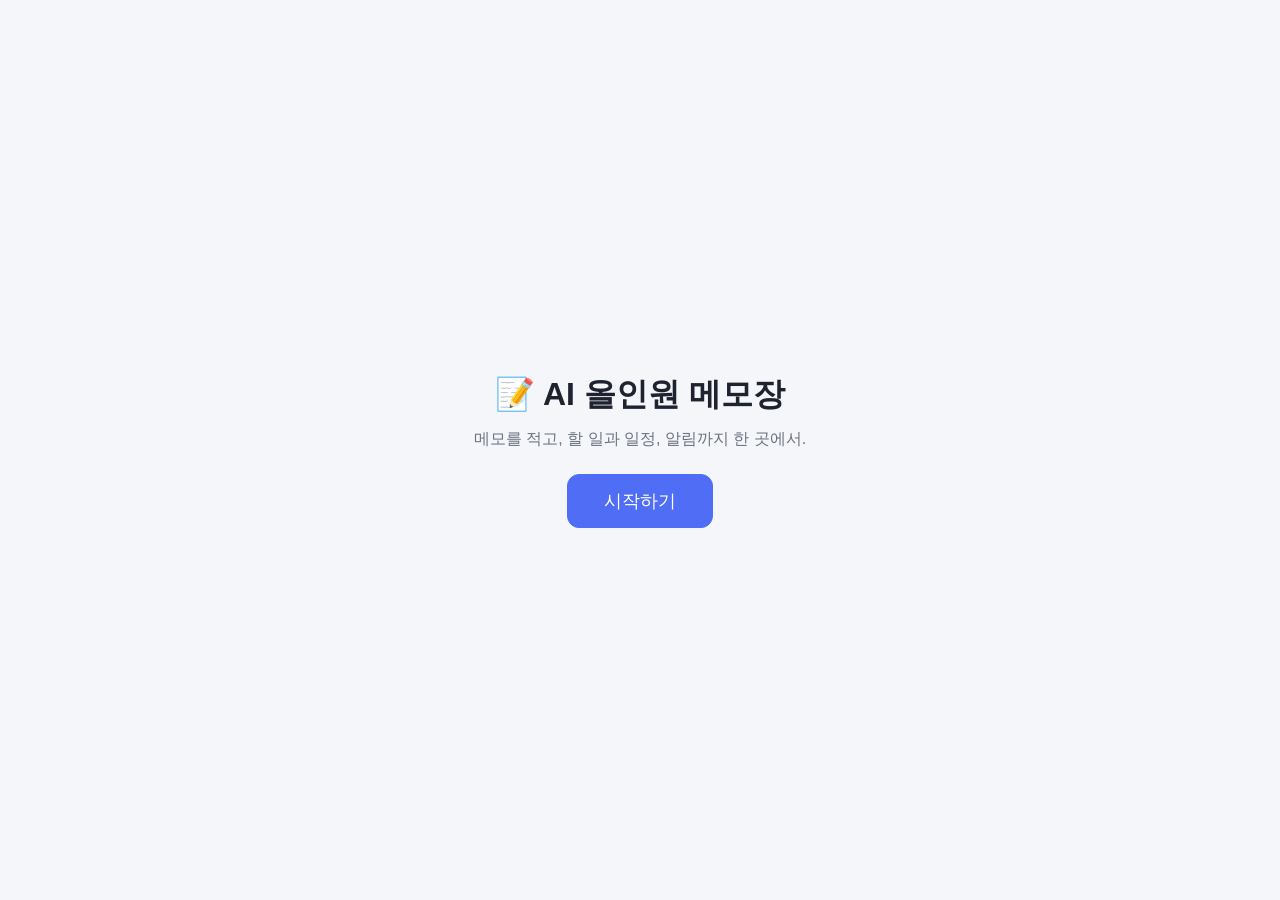
<file: index.html>
<!DOCTYPE html>
<html lang="ko">
<head>
  <meta charset="UTF-8">
  <meta name="viewport" content="width=device-width, initial-scale=1">
  <title>AI 올인원 메모장</title>
  <link rel="stylesheet" href="style.css">
</head>
<body>
  <!-- 시작 화면: 문구는 여기서 바꾸세요 -->
  <section id="start-screen" class="start-screen">
    <h1>📝 AI 올인원 메모장</h1>
    <p>메모를 적고, 할 일과 일정, 알림까지 한 곳에서.</p>
    <button id="start-btn" type="button" class="primary big">시작하기</button>
  </section>

  <div id="app" hidden>
  <header class="topbar">
    <h1>📝 메모장</h1>
    <nav class="tabs" aria-label="화면 선택">
      <button type="button" class="tab active" data-view="memo">메모</button>
      <button type="button" class="tab" data-view="todo">할 일</button>
      <button type="button" class="tab" data-view="calendar">캘린더</button>
    </nav>
    <label class="notify-toggle" title="일정·할 일 알림을 켜고 끕니다">
      <input type="checkbox" id="notify-toggle"> 🔔 알림
    </label>
    <button id="new-btn" type="button">+ 새 메모</button>
  </header>
  <p class="notify-note" id="notify-note" hidden></p>

  <!-- ===== 메모 화면 ===== -->
  <main id="view-memo" class="layout">
    <!-- 왼쪽: 메모 목록 -->
    <aside class="list-panel">
      <ul id="memo-list" aria-label="메모 목록"></ul>
      <p id="empty-msg" class="empty" hidden>아직 메모가 없어요. 오른쪽에 바로 적어 보세요.</p>
    </aside>

    <!-- 오른쪽: 입력 영역 -->
    <section class="editor-panel">
      <!-- 안내 문구는 PRD 7-1 기준. 바꾸고 싶으면 이 글자만 고치세요. -->
      <p class="notice">⚠️ 주민등록번호, 계좌번호, 비밀번호 등 민감한 정보는 적지 마세요.</p>

      <input id="title-input" type="text" placeholder="제목" maxlength="100" autocomplete="off">
      <textarea id="body-input" placeholder="내용을 적어 보세요"></textarea>

      <div class="actions">
        <button id="save-btn" type="button" class="primary">저장</button>
        <button id="delete-btn" type="button" class="danger" hidden>삭제</button>
        <span id="status" role="status" aria-live="polite"></span>
      </div>
      <p id="time-info" class="time-info"></p>
    </section>
  </main>

  <!-- ===== 할 일 화면 ===== -->
  <main id="view-todo" class="page" hidden>
    <section class="card">
      <h2>✅ 할 일</h2>
      <form id="todo-form" class="todo-form">
        <input id="todo-title" type="text" placeholder="할 일을 적어 보세요" maxlength="100" autocomplete="off" required>
        <label>마감일 <input id="todo-due" type="date"></label>
        <label>알림 <input id="todo-remind" type="datetime-local"></label>
        <label>중요도
          <select id="todo-priority">
            <option value="high">높음</option>
            <option value="normal" selected>보통</option>
            <option value="low">낮음</option>
          </select>
        </label>
        <button type="submit" class="primary">추가</button>
      </form>
      <p class="hint">🔔 알림은 <b>이 화면을 열어 둔 동안에만</b> 울려요. 창을 닫아 두었다면 다시 열 때 놓친 알림을 알려 줘요.</p>
      <ul id="todo-list" class="plain" aria-label="할 일 목록"></ul>
      <p id="todo-empty" class="empty" hidden>아직 할 일이 없어요. 위에서 추가해 보세요.</p>
    </section>
  </main>

  <!-- ===== 캘린더 화면 ===== -->
  <main id="view-calendar" class="page cal-page" hidden>
    <section class="card">
      <div class="cal-head">
        <button id="cal-prev" type="button" aria-label="이전 달">‹</button>
        <strong id="cal-title"></strong>
        <button id="cal-next" type="button" aria-label="다음 달">›</button>
        <button id="cal-today" type="button">오늘</button>
      </div>
      <div id="cal-grid" class="cal-grid"></div>
    </section>

    <section class="card">
      <h2 id="cal-day-title"></h2>
      <form id="event-form" class="event-form">
        <input id="event-title" type="text" placeholder="일정 제목" maxlength="100" autocomplete="off" required>
        <label>시작 <input id="event-start" type="time" required></label>
        <label>종료 <input id="event-end" type="time"></label>
        <label>알림
          <select id="event-remind">
            <option value="">없음</option>
            <option value="0">정각</option>
            <option value="10">10분 전</option>
            <option value="60">1시간 전</option>
          </select>
        </label>
        <button type="submit" class="primary">일정 추가</button>
      </form>
      <h3>일정</h3>
      <ul id="day-events" class="plain"></ul>
      <h3>마감 할 일</h3>
      <ul id="day-todos" class="plain"></ul>
    </section>
  </main>
  </div>

  <!-- 알림이 뜨는 자리 -->
  <div id="toasts" class="toasts" aria-live="polite"></div>

  <script src="app.js"></script>
  <script src="planner.js"></script>
</body>
</html>
</file>
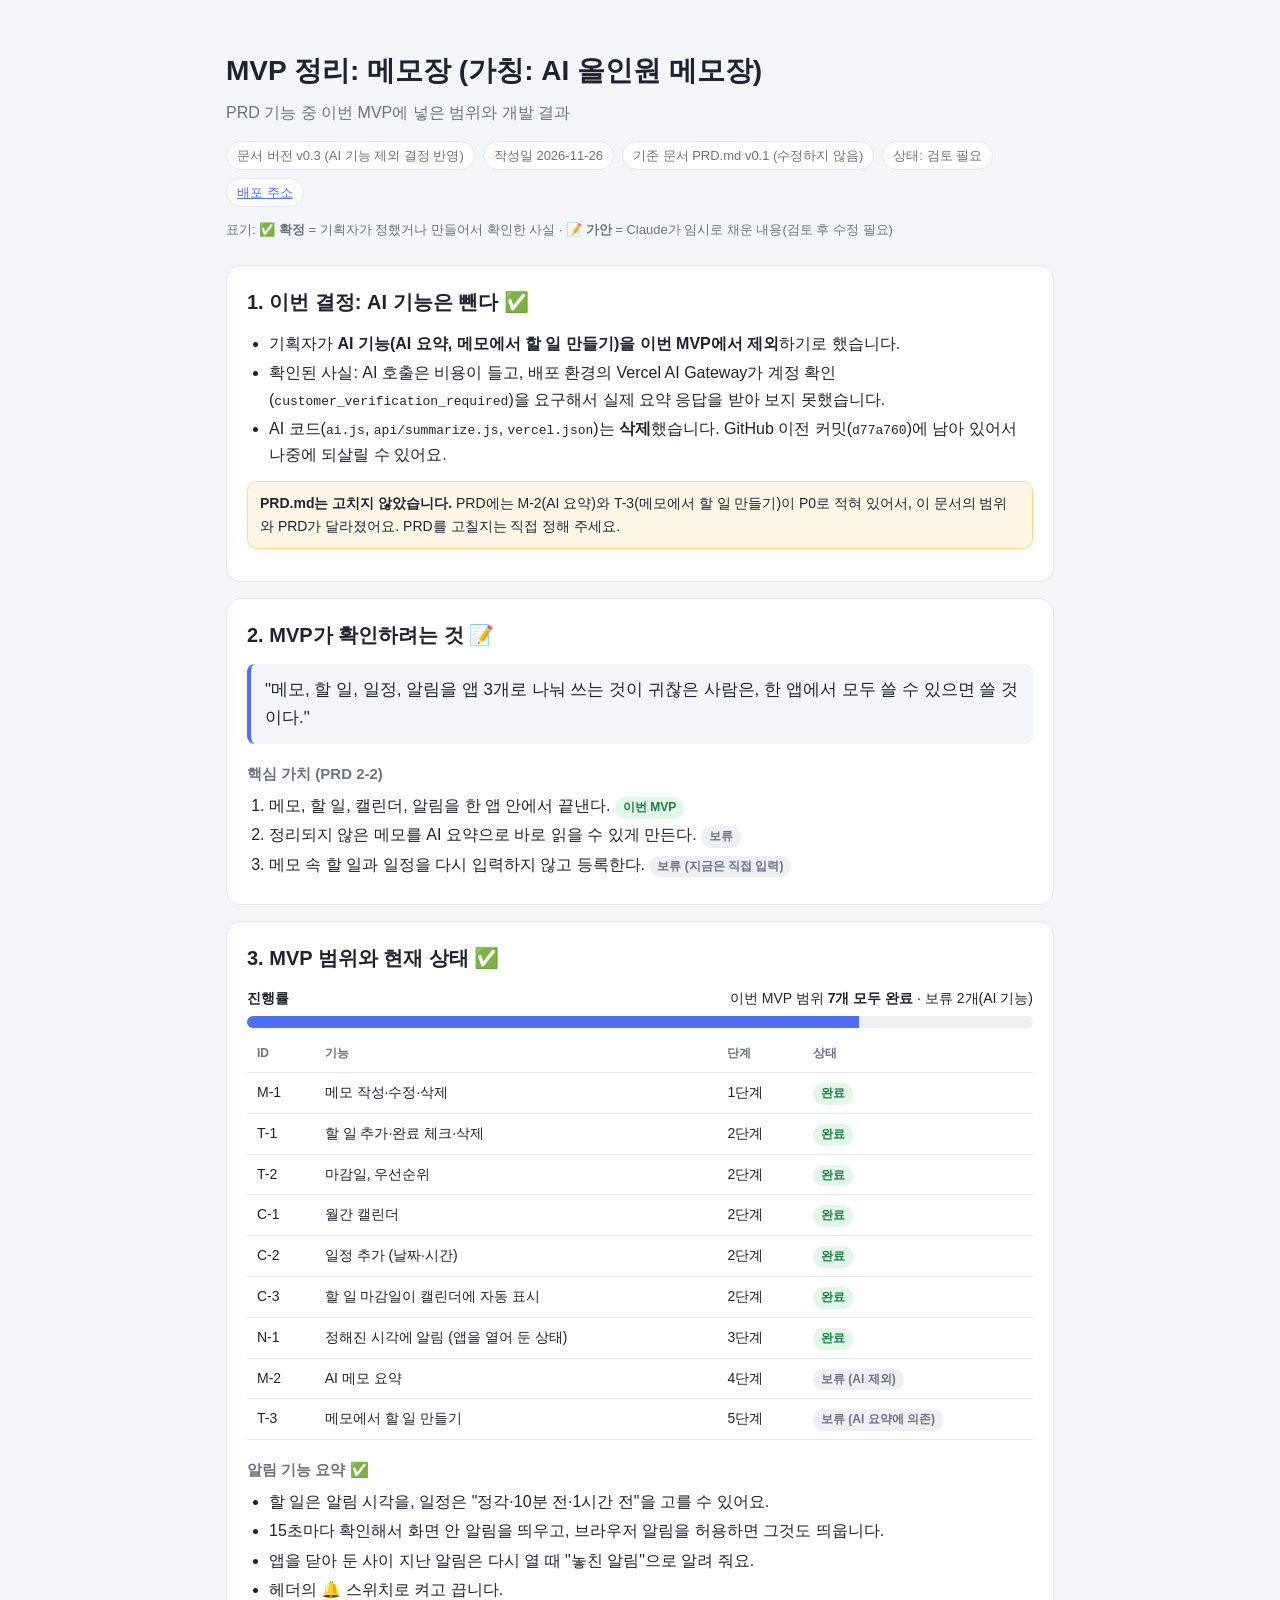
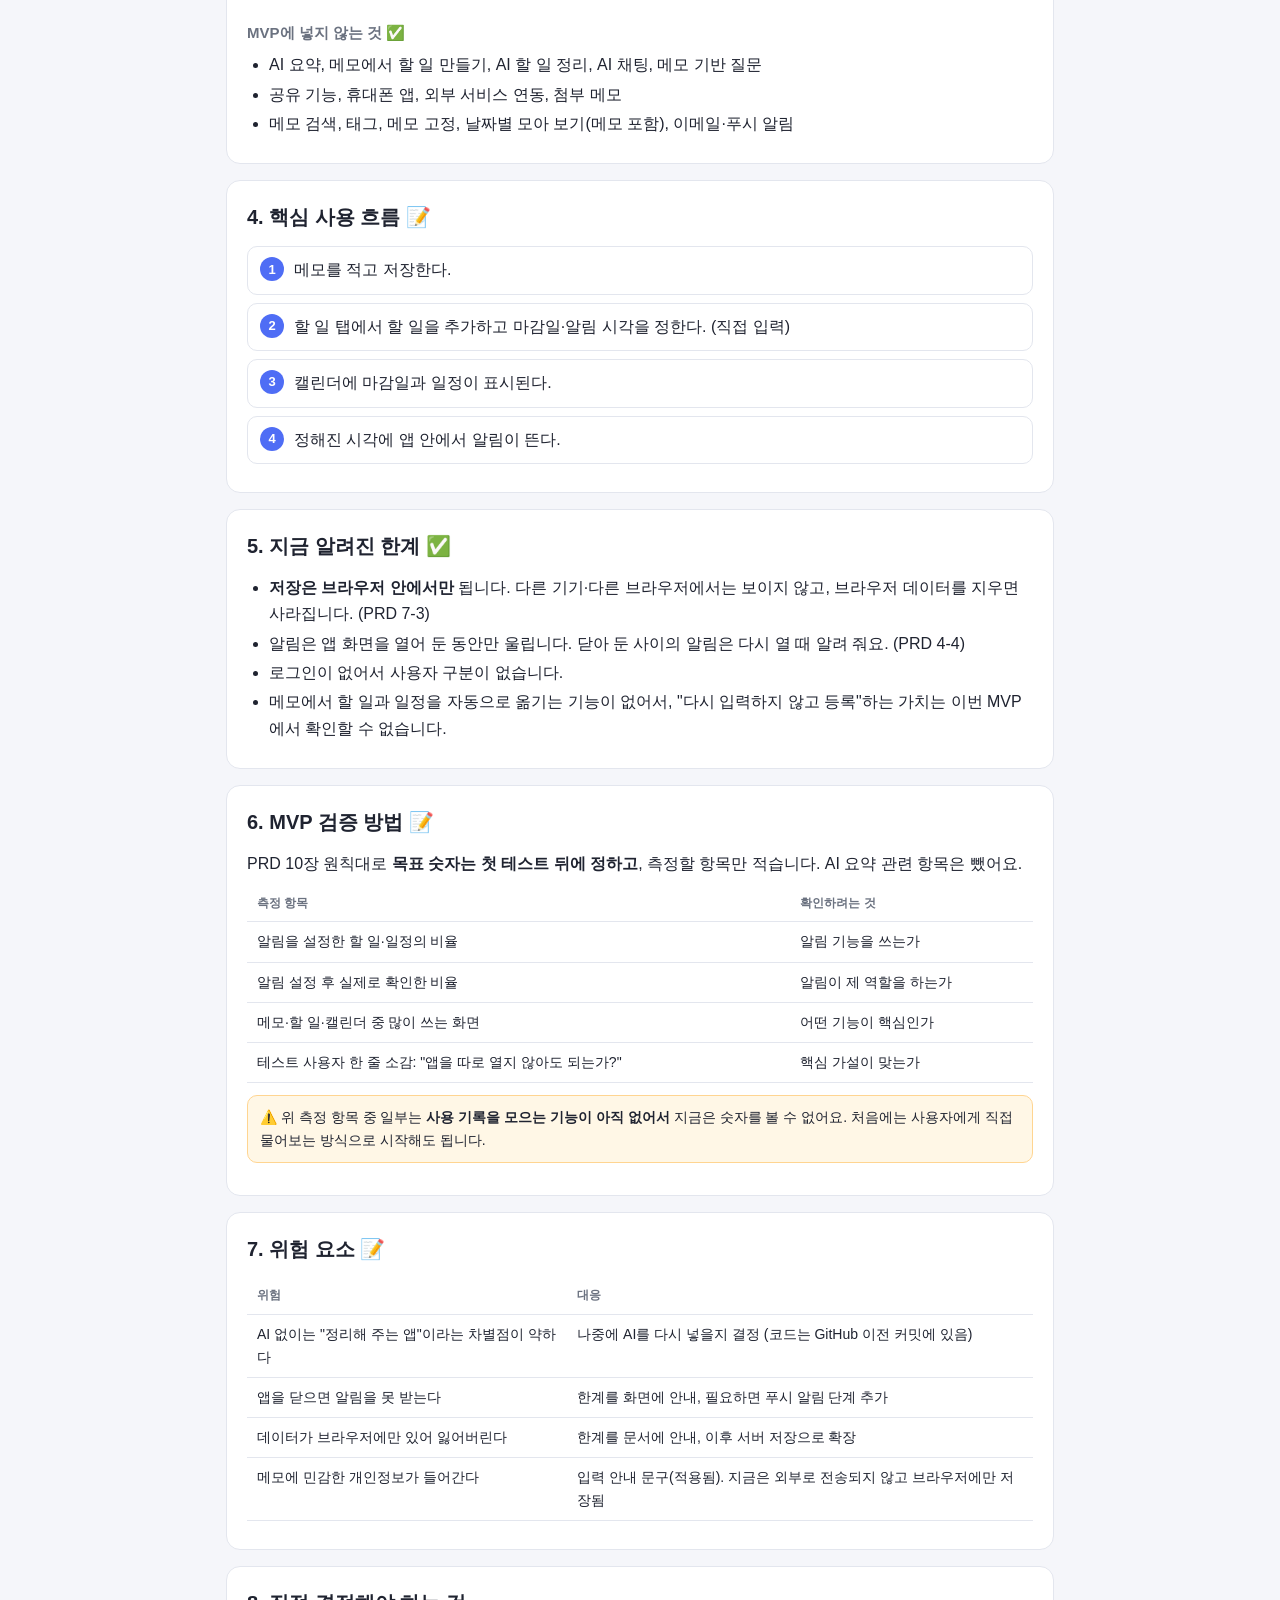
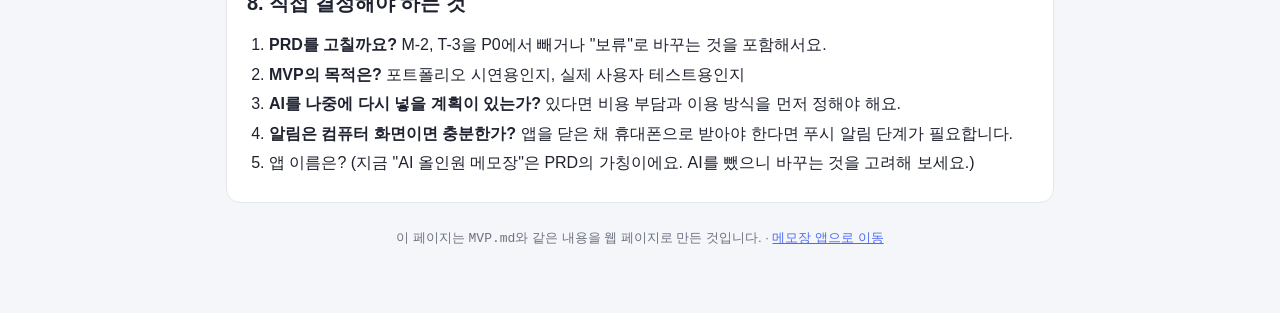
<file: mvp.html>
<!DOCTYPE html>
<html lang="ko">
<head>
  <meta charset="UTF-8">
  <meta name="viewport" content="width=device-width, initial-scale=1">
  <title>MVP 정리 - 메모장</title>
  <style>
    /* 색상은 여기 변수만 바꾸면 전체에 적용돼요 */
    :root {
      --main: #4f6df5;
      --bg: #f5f6fa;
      --card: #ffffff;
      --text: #1f2330;
      --sub: #6b7280;
      --line: #e3e6ee;
      --done-bg: #e3f6ea;  --done-text: #1a7f45;
      --hold-bg: #eef0f6;  --hold-text: #6b7280;
      --warn-bg: #fff7e6;  --warn-line: #ffd591;
    }
    @media (prefers-color-scheme: dark) {
      :root:not([data-theme="light"]) {
        --bg: #14161d; --card: #1d2029; --text: #eceef5; --sub: #9aa1b2; --line: #2d313d;
        --done-bg: #17382a; --done-text: #6fd59b;
        --hold-bg: #2a2e3a; --hold-text: #9aa1b2;
        --warn-bg: #3a2f12; --warn-line: #7a5d1b;
      }
    }
    * { box-sizing: border-box; }
    body {
      margin: 0;
      font-family: -apple-system, "Apple SD Gothic Neo", "Malgun Gothic", sans-serif;
      background: var(--bg);
      color: var(--text);
      line-height: 1.65;
    }
    .wrap { max-width: 860px; margin: 0 auto; padding: 24px 16px 64px; }
    header.hero { padding: 24px 0 8px; }
    header.hero h1 { margin: 0 0 6px; font-size: 28px; }
    header.hero p { margin: 0; color: var(--sub); }
    .meta { display: flex; flex-wrap: wrap; gap: 8px; margin-top: 14px; }
    .meta span { font-size: 13px; padding: 3px 10px; border-radius: 999px; background: var(--card); border: 1px solid var(--line); color: var(--sub); }

    section.card { background: var(--card); border: 1px solid var(--line); border-radius: 14px; padding: 20px; margin-top: 16px; }
    h2 { margin: 0 0 12px; font-size: 20px; }
    h3 { margin: 18px 0 6px; font-size: 15px; color: var(--sub); }
    p { margin: 8px 0; }
    ul, ol { margin: 6px 0; padding-left: 22px; }
    li { margin: 3px 0; }

    .legend { font-size: 13px; color: var(--sub); }
    .tag { display: inline-block; font-size: 12px; padding: 1px 8px; border-radius: 999px; font-weight: 600; white-space: nowrap; }
    .tag.done { background: var(--done-bg); color: var(--done-text); }
    .tag.hold { background: var(--hold-bg); color: var(--hold-text); }

    .hypo { border-left: 4px solid var(--main); background: var(--bg); padding: 12px 14px; border-radius: 8px; margin: 10px 0; font-size: 17px; }

    /* 진행률 막대 */
    .progress-head { display: flex; justify-content: space-between; align-items: baseline; gap: 12px; flex-wrap: wrap; font-size: 14px; margin-bottom: 6px; }
    .bar { height: 12px; background: var(--hold-bg); border-radius: 999px; overflow: hidden; display: flex; }
    .bar > i { display: block; height: 100%; }
    .bar > i.ok { width: 77.8%; background: var(--main); }

    /* 표 */
    .table-wrap { overflow-x: auto; margin: 8px 0; }
    table { width: 100%; border-collapse: collapse; font-size: 14px; min-width: 460px; }
    th, td { text-align: left; padding: 8px 10px; border-bottom: 1px solid var(--line); vertical-align: top; }
    th { font-size: 12px; color: var(--sub); }

    /* 흐름 */
    ol.flow { list-style: none; padding: 0; counter-reset: step; }
    ol.flow li { counter-increment: step; position: relative; padding: 10px 12px 10px 46px; margin: 8px 0; border: 1px solid var(--line); border-radius: 10px; }
    ol.flow li::before {
      content: counter(step); position: absolute; left: 12px; top: 10px;
      width: 24px; height: 24px; border-radius: 50%; background: var(--main); color: #fff;
      display: flex; align-items: center; justify-content: center; font-size: 13px; font-weight: 700;
    }

    .callout { background: var(--warn-bg); border: 1px solid var(--warn-line); border-radius: 10px; padding: 10px 12px; margin: 12px 0; font-size: 14px; }
    @media (max-width: 640px) {
      header.hero h1 { font-size: 23px; }
    }
    footer { margin-top: 24px; font-size: 13px; color: var(--sub); text-align: center; }
    a { color: var(--main); }
  </style>
</head>
<body>
  <div class="wrap">
    <header class="hero">
      <h1>MVP 정리: 메모장 (가칭: AI 올인원 메모장)</h1>
      <p>PRD 기능 중 이번 MVP에 넣은 범위와 개발 결과</p>
      <div class="meta">
        <span>문서 버전 v0.3 (AI 기능 제외 결정 반영)</span>
        <span>작성일 2026-11-26</span>
        <span>기준 문서 PRD.md v0.1 (수정하지 않음)</span>
        <span>상태: 검토 필요</span>
        <span><a href="https://ail-lecture-memo.vercel.app">배포 주소</a></span>
      </div>
      <p class="legend" style="margin-top:12px">
        표기: <b>✅ 확정</b> = 기획자가 정했거나 만들어서 확인한 사실 · <b>📝 가안</b> = Claude가 임시로 채운 내용(검토 후 수정 필요)
      </p>
    </header>

    <section class="card">
      <h2>1. 이번 결정: AI 기능은 뺀다 ✅</h2>
      <ul>
        <li>기획자가 <b>AI 기능(AI 요약, 메모에서 할 일 만들기)을 이번 MVP에서 제외</b>하기로 했습니다.</li>
        <li>확인된 사실: AI 호출은 비용이 들고, 배포 환경의 Vercel AI Gateway가 계정 확인(<code>customer_verification_required</code>)을 요구해서 실제 요약 응답을 받아 보지 못했습니다.</li>
        <li>AI 코드(<code>ai.js</code>, <code>api/summarize.js</code>, <code>vercel.json</code>)는 <b>삭제</b>했습니다. GitHub 이전 커밋(<code>d77a760</code>)에 남아 있어서 나중에 되살릴 수 있어요.</li>
      </ul>
      <p class="callout"><b>PRD.md는 고치지 않았습니다.</b> PRD에는 M-2(AI 요약)와 T-3(메모에서 할 일 만들기)이 P0로 적혀 있어서, 이 문서의 범위와 PRD가 달라졌어요. PRD를 고칠지는 직접 정해 주세요.</p>
    </section>

    <section class="card">
      <h2>2. MVP가 확인하려는 것 📝</h2>
      <p class="hypo">"메모, 할 일, 일정, 알림을 앱 3개로 나눠 쓰는 것이 귀찮은 사람은, 한 앱에서 모두 쓸 수 있으면 쓸 것이다."</p>
      <h3>핵심 가치 (PRD 2-2)</h3>
      <ol>
        <li>메모, 할 일, 캘린더, 알림을 한 앱 안에서 끝낸다. <span class="tag done">이번 MVP</span></li>
        <li>정리되지 않은 메모를 AI 요약으로 바로 읽을 수 있게 만든다. <span class="tag hold">보류</span></li>
        <li>메모 속 할 일과 일정을 다시 입력하지 않고 등록한다. <span class="tag hold">보류 (지금은 직접 입력)</span></li>
      </ol>
    </section>

    <section class="card">
      <h2>3. MVP 범위와 현재 상태 ✅</h2>
      <div class="progress-head"><strong>진행률</strong><span>이번 MVP 범위 <b>7개 모두 완료</b> · 보류 2개(AI 기능)</span></div>
      <div class="bar" role="img" aria-label="전체 9개 중 7개 완료, 2개 보류"><i class="ok"></i></div>

      <div class="table-wrap">
        <table>
          <thead><tr><th>ID</th><th>기능</th><th>단계</th><th>상태</th></tr></thead>
          <tbody>
            <tr><td>M-1</td><td>메모 작성·수정·삭제</td><td>1단계</td><td><span class="tag done">완료</span></td></tr>
            <tr><td>T-1</td><td>할 일 추가·완료 체크·삭제</td><td>2단계</td><td><span class="tag done">완료</span></td></tr>
            <tr><td>T-2</td><td>마감일, 우선순위</td><td>2단계</td><td><span class="tag done">완료</span></td></tr>
            <tr><td>C-1</td><td>월간 캘린더</td><td>2단계</td><td><span class="tag done">완료</span></td></tr>
            <tr><td>C-2</td><td>일정 추가 (날짜·시간)</td><td>2단계</td><td><span class="tag done">완료</span></td></tr>
            <tr><td>C-3</td><td>할 일 마감일이 캘린더에 자동 표시</td><td>2단계</td><td><span class="tag done">완료</span></td></tr>
            <tr><td>N-1</td><td>정해진 시각에 알림 (앱을 열어 둔 상태)</td><td>3단계</td><td><span class="tag done">완료</span></td></tr>
            <tr><td>M-2</td><td>AI 메모 요약</td><td>4단계</td><td><span class="tag hold">보류 (AI 제외)</span></td></tr>
            <tr><td>T-3</td><td>메모에서 할 일 만들기</td><td>5단계</td><td><span class="tag hold">보류 (AI 요약에 의존)</span></td></tr>
          </tbody>
        </table>
      </div>

      <h3>알림 기능 요약 ✅</h3>
      <ul>
        <li>할 일은 알림 시각을, 일정은 "정각·10분 전·1시간 전"을 고를 수 있어요.</li>
        <li>15초마다 확인해서 화면 안 알림을 띄우고, 브라우저 알림을 허용하면 그것도 띄웁니다.</li>
        <li>앱을 닫아 둔 사이 지난 알림은 다시 열 때 "놓친 알림"으로 알려 줘요.</li>
        <li>헤더의 🔔 스위치로 켜고 끕니다.</li>
      </ul>

      <h3>MVP에 넣지 않는 것 ✅</h3>
      <ul>
        <li>AI 요약, 메모에서 할 일 만들기, AI 할 일 정리, AI 채팅, 메모 기반 질문</li>
        <li>공유 기능, 휴대폰 앱, 외부 서비스 연동, 첨부 메모</li>
        <li>메모 검색, 태그, 메모 고정, 날짜별 모아 보기(메모 포함), 이메일·푸시 알림</li>
      </ul>
    </section>

    <section class="card">
      <h2>4. 핵심 사용 흐름 📝</h2>
      <ol class="flow">
        <li>메모를 적고 저장한다.</li>
        <li>할 일 탭에서 할 일을 추가하고 마감일·알림 시각을 정한다. (직접 입력)</li>
        <li>캘린더에 마감일과 일정이 표시된다.</li>
        <li>정해진 시각에 앱 안에서 알림이 뜬다.</li>
      </ol>
    </section>

    <section class="card">
      <h2>5. 지금 알려진 한계 ✅</h2>
      <ul>
        <li><b>저장은 브라우저 안에서만</b> 됩니다. 다른 기기·다른 브라우저에서는 보이지 않고, 브라우저 데이터를 지우면 사라집니다. (PRD 7-3)</li>
        <li>알림은 앱 화면을 열어 둔 동안만 울립니다. 닫아 둔 사이의 알림은 다시 열 때 알려 줘요. (PRD 4-4)</li>
        <li>로그인이 없어서 사용자 구분이 없습니다.</li>
        <li>메모에서 할 일과 일정을 자동으로 옮기는 기능이 없어서, "다시 입력하지 않고 등록"하는 가치는 이번 MVP에서 확인할 수 없습니다.</li>
      </ul>
    </section>

    <section class="card">
      <h2>6. MVP 검증 방법 📝</h2>
      <p>PRD 10장 원칙대로 <b>목표 숫자는 첫 테스트 뒤에 정하고</b>, 측정할 항목만 적습니다. AI 요약 관련 항목은 뺐어요.</p>
      <div class="table-wrap">
        <table>
          <thead><tr><th>측정 항목</th><th>확인하려는 것</th></tr></thead>
          <tbody>
            <tr><td>알림을 설정한 할 일·일정의 비율</td><td>알림 기능을 쓰는가</td></tr>
            <tr><td>알림 설정 후 실제로 확인한 비율</td><td>알림이 제 역할을 하는가</td></tr>
            <tr><td>메모·할 일·캘린더 중 많이 쓰는 화면</td><td>어떤 기능이 핵심인가</td></tr>
            <tr><td>테스트 사용자 한 줄 소감: "앱을 따로 열지 않아도 되는가?"</td><td>핵심 가설이 맞는가</td></tr>
          </tbody>
        </table>
      </div>
      <p class="callout">⚠️ 위 측정 항목 중 일부는 <b>사용 기록을 모으는 기능이 아직 없어서</b> 지금은 숫자를 볼 수 없어요. 처음에는 사용자에게 직접 물어보는 방식으로 시작해도 됩니다.</p>
    </section>

    <section class="card">
      <h2>7. 위험 요소 📝</h2>
      <div class="table-wrap">
        <table>
          <thead><tr><th>위험</th><th>대응</th></tr></thead>
          <tbody>
            <tr><td>AI 없이는 "정리해 주는 앱"이라는 차별점이 약하다</td><td>나중에 AI를 다시 넣을지 결정 (코드는 GitHub 이전 커밋에 있음)</td></tr>
            <tr><td>앱을 닫으면 알림을 못 받는다</td><td>한계를 화면에 안내, 필요하면 푸시 알림 단계 추가</td></tr>
            <tr><td>데이터가 브라우저에만 있어 잃어버린다</td><td>한계를 문서에 안내, 이후 서버 저장으로 확장</td></tr>
            <tr><td>메모에 민감한 개인정보가 들어간다</td><td>입력 안내 문구(적용됨). 지금은 외부로 전송되지 않고 브라우저에만 저장됨</td></tr>
          </tbody>
        </table>
      </div>
    </section>

    <section class="card">
      <h2>8. 직접 결정해야 하는 것</h2>
      <ol>
        <li><b>PRD를 고칠까요?</b> M-2, T-3을 P0에서 빼거나 "보류"로 바꾸는 것을 포함해서요.</li>
        <li><b>MVP의 목적은?</b> 포트폴리오 시연용인지, 실제 사용자 테스트용인지</li>
        <li><b>AI를 나중에 다시 넣을 계획이 있는가?</b> 있다면 비용 부담과 이용 방식을 먼저 정해야 해요.</li>
        <li><b>알림은 컴퓨터 화면이면 충분한가?</b> 앱을 닫은 채 휴대폰으로 받아야 한다면 푸시 알림 단계가 필요합니다.</li>
        <li>앱 이름은? (지금 "AI 올인원 메모장"은 PRD의 가칭이에요. AI를 뺐으니 바꾸는 것을 고려해 보세요.)</li>
      </ol>
    </section>

    <footer>이 페이지는 <code>MVP.md</code>와 같은 내용을 웹 페이지로 만든 것입니다. · <a href="index.html">메모장 앱으로 이동</a></footer>
  </div>
</body>
</html>
</file>
<file: style.css>
/* 색상은 여기 변수만 바꾸면 앱 전체에 적용돼요 */
:root {
  --main-color: #4f6df5;
  --danger-color: #e5484d;
  --bg: #f5f6fa;
  --card: #ffffff;
  --text: #1f2330;
  --sub-text: #6b7280;
  --line: #e3e6ee;
}

* { box-sizing: border-box; }

body {
  margin: 0;
  font-family: -apple-system, "Apple SD Gothic Neo", "Malgun Gothic", sans-serif;
  background: var(--bg);
  color: var(--text);
}

.topbar {
  display: flex;
  align-items: center;
  justify-content: space-between;
  padding: 12px 20px;
  background: var(--card);
  border-bottom: 1px solid var(--line);
}
.topbar h1 { margin: 0; font-size: 20px; }

button {
  font: inherit;
  padding: 8px 14px;
  border: 1px solid var(--line);
  border-radius: 8px;
  background: var(--card);
  color: var(--text);
  cursor: pointer;
}
button:hover { background: #eef0f6; }
button.primary { background: var(--main-color); border-color: var(--main-color); color: #fff; }
button.primary:hover { filter: brightness(0.93); }
button.danger { color: var(--danger-color); border-color: var(--danger-color); }

.layout {
  display: grid;
  grid-template-columns: 280px 1fr;
  gap: 16px;
  padding: 16px 20px;
  max-width: 1000px;
  margin: 0 auto;
}

.list-panel, .editor-panel {
  background: var(--card);
  border: 1px solid var(--line);
  border-radius: 12px;
  padding: 12px;
}

#memo-list { list-style: none; margin: 0; padding: 0; }
#memo-list li {
  padding: 10px;
  border-radius: 8px;
  cursor: pointer;
  border: 1px solid transparent;
}
#memo-list li:hover { background: #f0f2f8; }
#memo-list li.active { background: #e8ecff; border-color: var(--main-color); }
.memo-title {
  font-weight: 600;
  white-space: nowrap;
  overflow: hidden;
  text-overflow: ellipsis;
}
.memo-preview {
  margin-top: 2px;
  font-size: 13px;
  color: var(--sub-text);
  white-space: nowrap;
  overflow: hidden;
  text-overflow: ellipsis;
}
.empty { color: var(--sub-text); font-size: 14px; margin: 8px; }

.editor-panel { display: flex; flex-direction: column; gap: 10px; }
.notice {
  margin: 0;
  padding: 8px 10px;
  font-size: 13px;
  background: #fff7e6;
  border: 1px solid #ffd591;
  border-radius: 8px;
}
#title-input, #body-input {
  font: inherit;
  padding: 10px;
  border: 1px solid var(--line);
  border-radius: 8px;
  width: 100%;
}
#title-input { font-size: 18px; font-weight: 600; }
#body-input { min-height: 280px; resize: vertical; line-height: 1.6; }
#title-input:focus, #body-input:focus { outline: 2px solid var(--main-color); border-color: transparent; }

.actions { display: flex; align-items: center; gap: 8px; }
#status { color: var(--main-color); font-size: 14px; }
.time-info { margin: 0; font-size: 12px; color: var(--sub-text); }

/* 시작 화면 */
.start-screen {
  min-height: 100vh;
  display: flex;
  flex-direction: column;
  align-items: center;
  justify-content: center;
  gap: 12px;
  padding: 24px;
  text-align: center;
}
.start-screen h1 { margin: 0; font-size: 32px; }
.start-screen p { margin: 0 0 12px; color: var(--sub-text); }
button.big { font-size: 18px; padding: 14px 36px; border-radius: 12px; }
[hidden] { display: none !important; }

/* 상단 탭 */
.topbar { gap: 12px; flex-wrap: wrap; }
.tabs { display: flex; gap: 6px; }
.tab { border-radius: 999px; }
.tab.active { background: var(--main-color); border-color: var(--main-color); color: #fff; }

/* 할 일·캘린더 공통 */
.page { display: grid; gap: 16px; padding: 16px 20px; max-width: 1000px; margin: 0 auto; }
.card { background: var(--card); border: 1px solid var(--line); border-radius: 12px; padding: 16px; }
.card h2 { margin: 0 0 12px; font-size: 18px; }
.card h3 { margin: 16px 0 6px; font-size: 14px; color: var(--sub-text); }
ul.plain { list-style: none; margin: 0; padding: 0; }

.todo-form, .event-form { display: flex; flex-wrap: wrap; gap: 8px; align-items: center; margin-bottom: 12px; }
.todo-form input[type="text"], .event-form input[type="text"] { flex: 1 1 200px; }
.todo-form input, .todo-form select, .event-form input {
  font: inherit; padding: 8px 10px; border: 1px solid var(--line); border-radius: 8px;
}
.todo-form label, .event-form label { display: flex; align-items: center; gap: 6px; font-size: 13px; color: var(--sub-text); }

.todo-item, .event-item {
  display: flex; align-items: center; gap: 8px;
  padding: 8px 4px; border-bottom: 1px solid var(--line);
}
.todo-title, .event-title-text { flex: 1; word-break: break-word; }
.todo-item.done .todo-title { text-decoration: line-through; color: var(--sub-text); }
.badge { font-size: 12px; padding: 2px 8px; border-radius: 999px; background: #eef0f6; color: var(--sub-text); white-space: nowrap; }
.badge.overdue { background: #fde8e8; color: var(--danger-color); }
.badge.prio-high { background: #fde8e8; color: #c0262b; }
.badge.prio-normal { background: #e8ecff; color: #3b50c8; }
.badge.prio-low { background: #eef0f6; color: var(--sub-text); }
.mini-btn { padding: 4px 8px; font-size: 13px; }
.item-empty { color: var(--sub-text); font-size: 14px; padding: 6px 4px; }

/* 캘린더 */
.cal-page { grid-template-columns: 1fr 340px; align-items: start; }
.cal-head { display: flex; align-items: center; gap: 8px; margin-bottom: 10px; }
.cal-head strong { flex: 1; text-align: center; font-size: 18px; }
.cal-grid { display: grid; grid-template-columns: repeat(7, 1fr); gap: 4px; }
.cal-dow { text-align: center; font-size: 12px; color: var(--sub-text); padding: 4px 0; }
.cal-dow.sun, .cal-cell.sun .cal-num { color: var(--danger-color); }
.cal-dow.sat, .cal-cell.sat .cal-num { color: var(--main-color); }
.cal-cell {
  min-height: 84px; padding: 4px; text-align: left;
  display: flex; flex-direction: column; gap: 2px;
  border-radius: 8px; overflow: hidden;
}
.cal-num { font-size: 13px; font-weight: 600; align-self: flex-start; }
.cal-cell.today .cal-num { background: var(--main-color); color: #fff; border-radius: 999px; padding: 0 6px; }
.cal-cell.selected { border-color: var(--main-color); background: #e8ecff; }
.chips { display: flex; flex-direction: column; gap: 2px; min-width: 0; }
.chip { font-size: 11px; padding: 1px 4px; border-radius: 4px; white-space: nowrap; overflow: hidden; text-overflow: ellipsis; }
.chip.event { background: #e8ecff; color: #3b50c8; }
.chip.todo { background: #fff3d6; color: #8a5a00; }
.chip.todo.done { text-decoration: line-through; opacity: 0.6; }
.chip-more { font-size: 11px; color: var(--sub-text); }

/* 알림 */
.notify-toggle { display: flex; align-items: center; gap: 6px; font-size: 14px; cursor: pointer; }
.notify-note { margin: 0; padding: 6px 20px; font-size: 13px; background: #fff7e6; border-bottom: 1px solid #ffd591; }
.hint { margin: 0 0 10px; font-size: 13px; color: var(--sub-text); }
.toasts { position: fixed; right: 16px; bottom: 16px; z-index: 50; display: flex; flex-direction: column; gap: 8px; max-width: min(360px, calc(100vw - 32px)); }
.toast {
  display: grid; grid-template-columns: 1fr auto; gap: 2px 10px; align-items: center;
  padding: 10px 12px; background: var(--card); border: 1px solid var(--main-color);
  border-left-width: 5px; border-radius: 10px; box-shadow: 0 6px 20px rgba(0, 0, 0, 0.15);
}
.toast strong { grid-column: 1; font-size: 14px; }
.toast span { grid-column: 1; font-size: 14px; word-break: break-word; }
.toast button { grid-column: 2; grid-row: 1 / span 2; }

/* 폭이 좁은 화면(휴대폰)에서는 위아래로 쌓기 */
@media (max-width: 700px) {
  .layout { grid-template-columns: 1fr; padding: 12px; }
  .page, .page.cal-page { grid-template-columns: 1fr; padding: 12px; }
  .cal-cell { min-height: 54px; }
  /* 좁은 화면에서는 일정 글자 대신 작은 점으로 표시 */
  .chips { flex-direction: row; flex-wrap: wrap; gap: 3px; }
  .chip { font-size: 0; padding: 0; width: 7px; height: 7px; border-radius: 50%; }
  .chip.event { background: #3b50c8; }
  .chip.todo { background: #e0a100; }
  .chip-more { font-size: 10px; }
}
</file>
